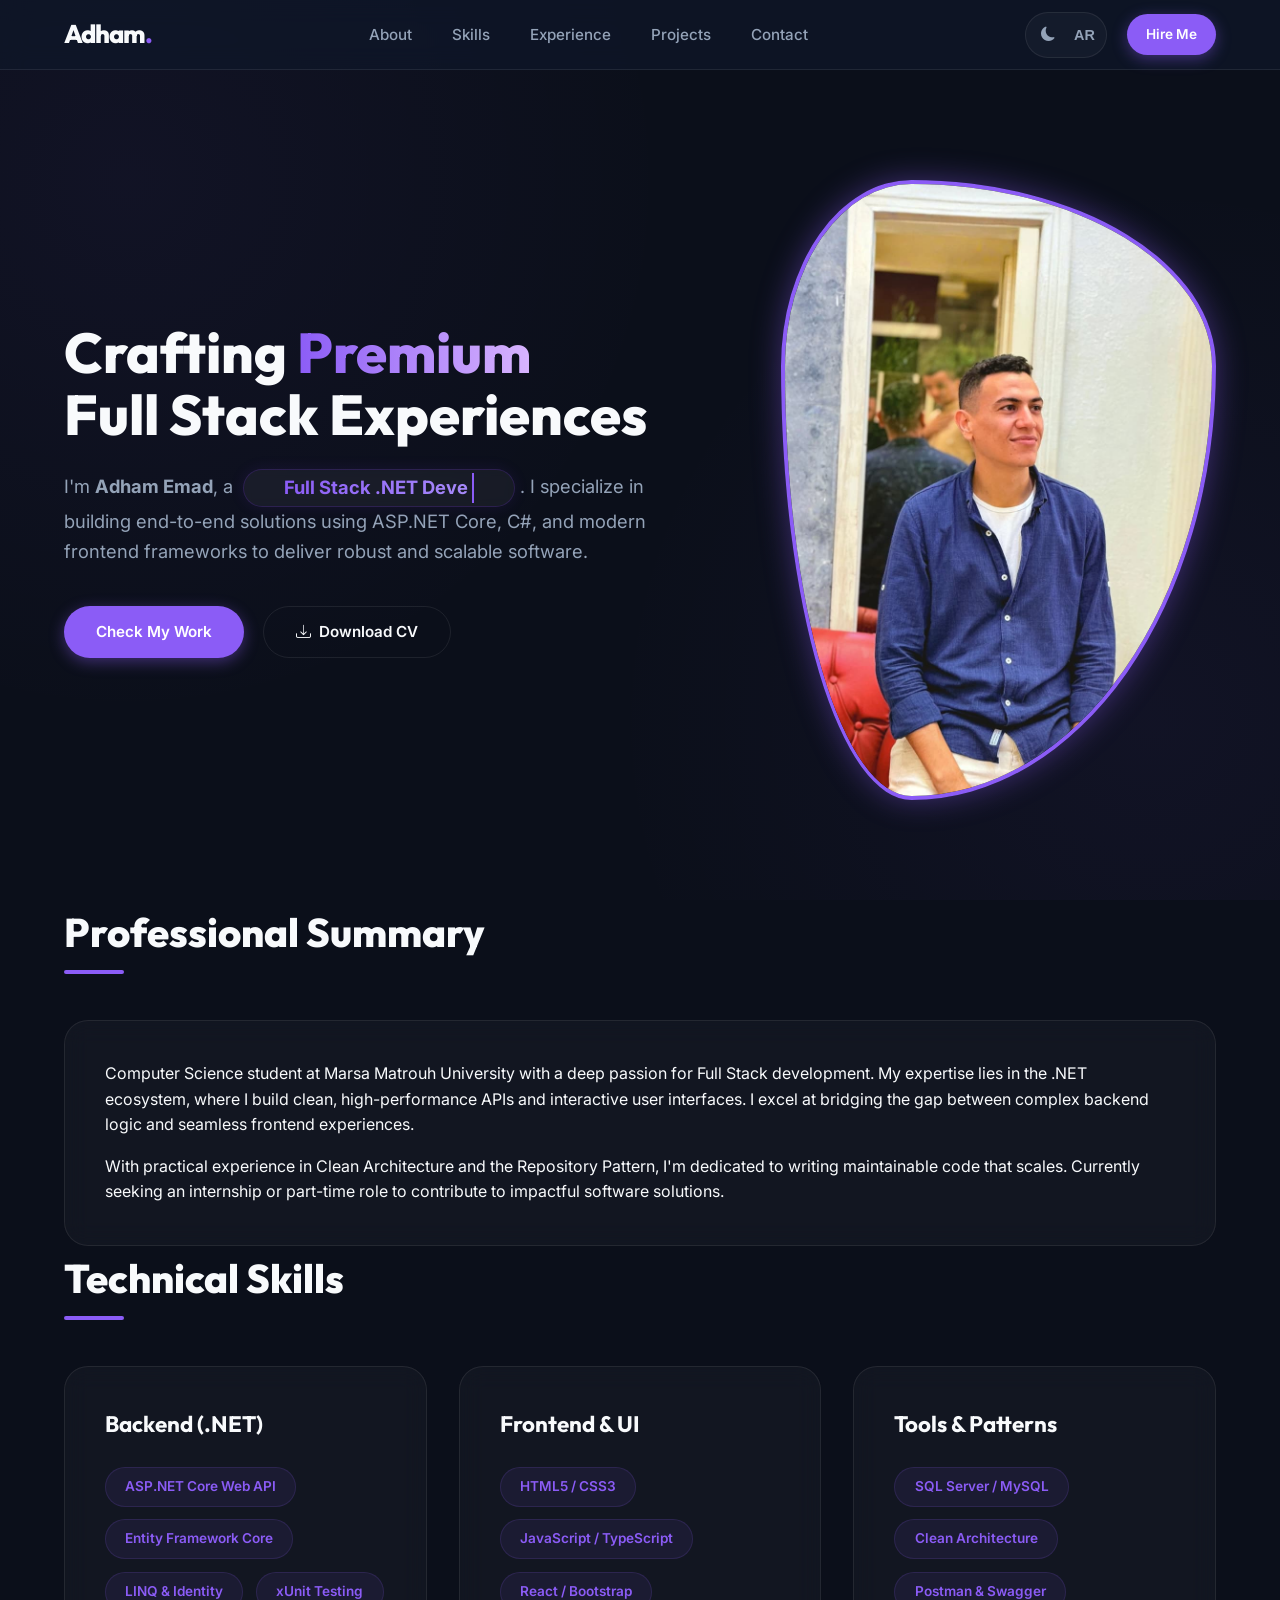
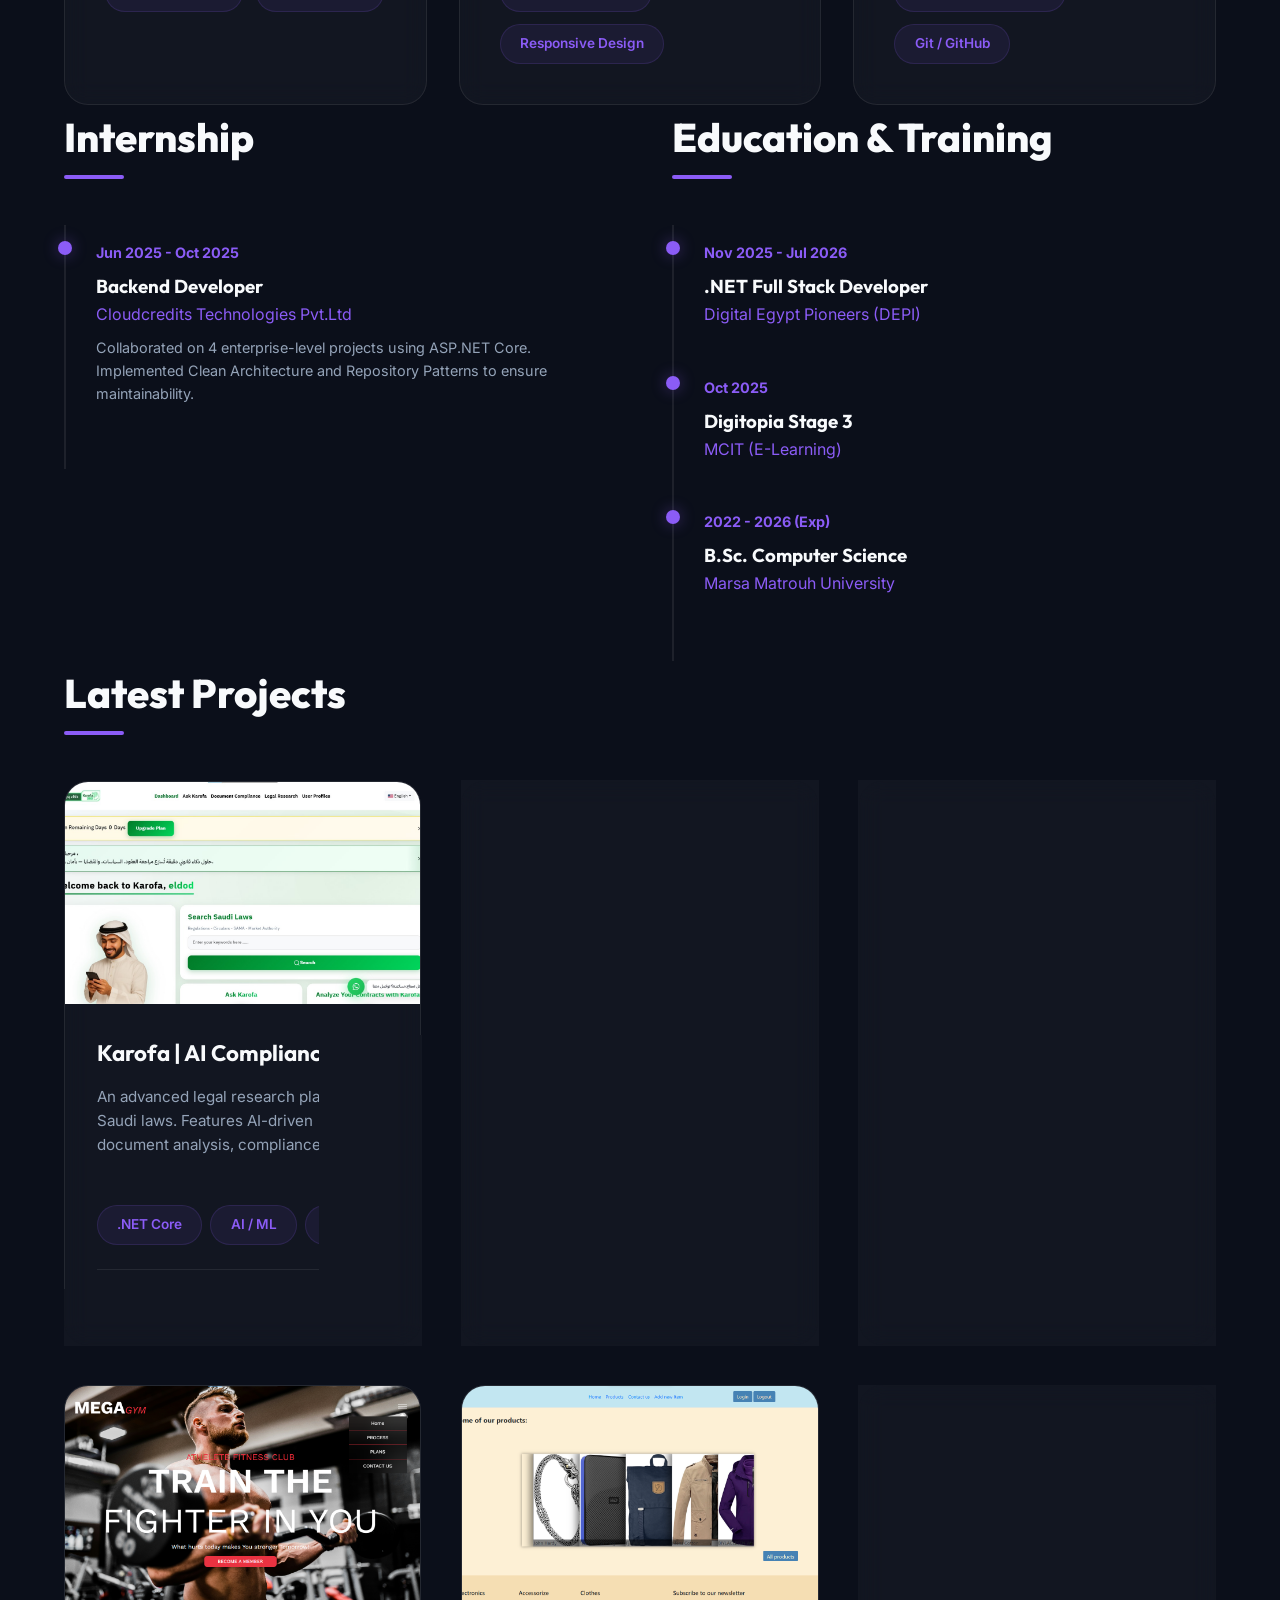
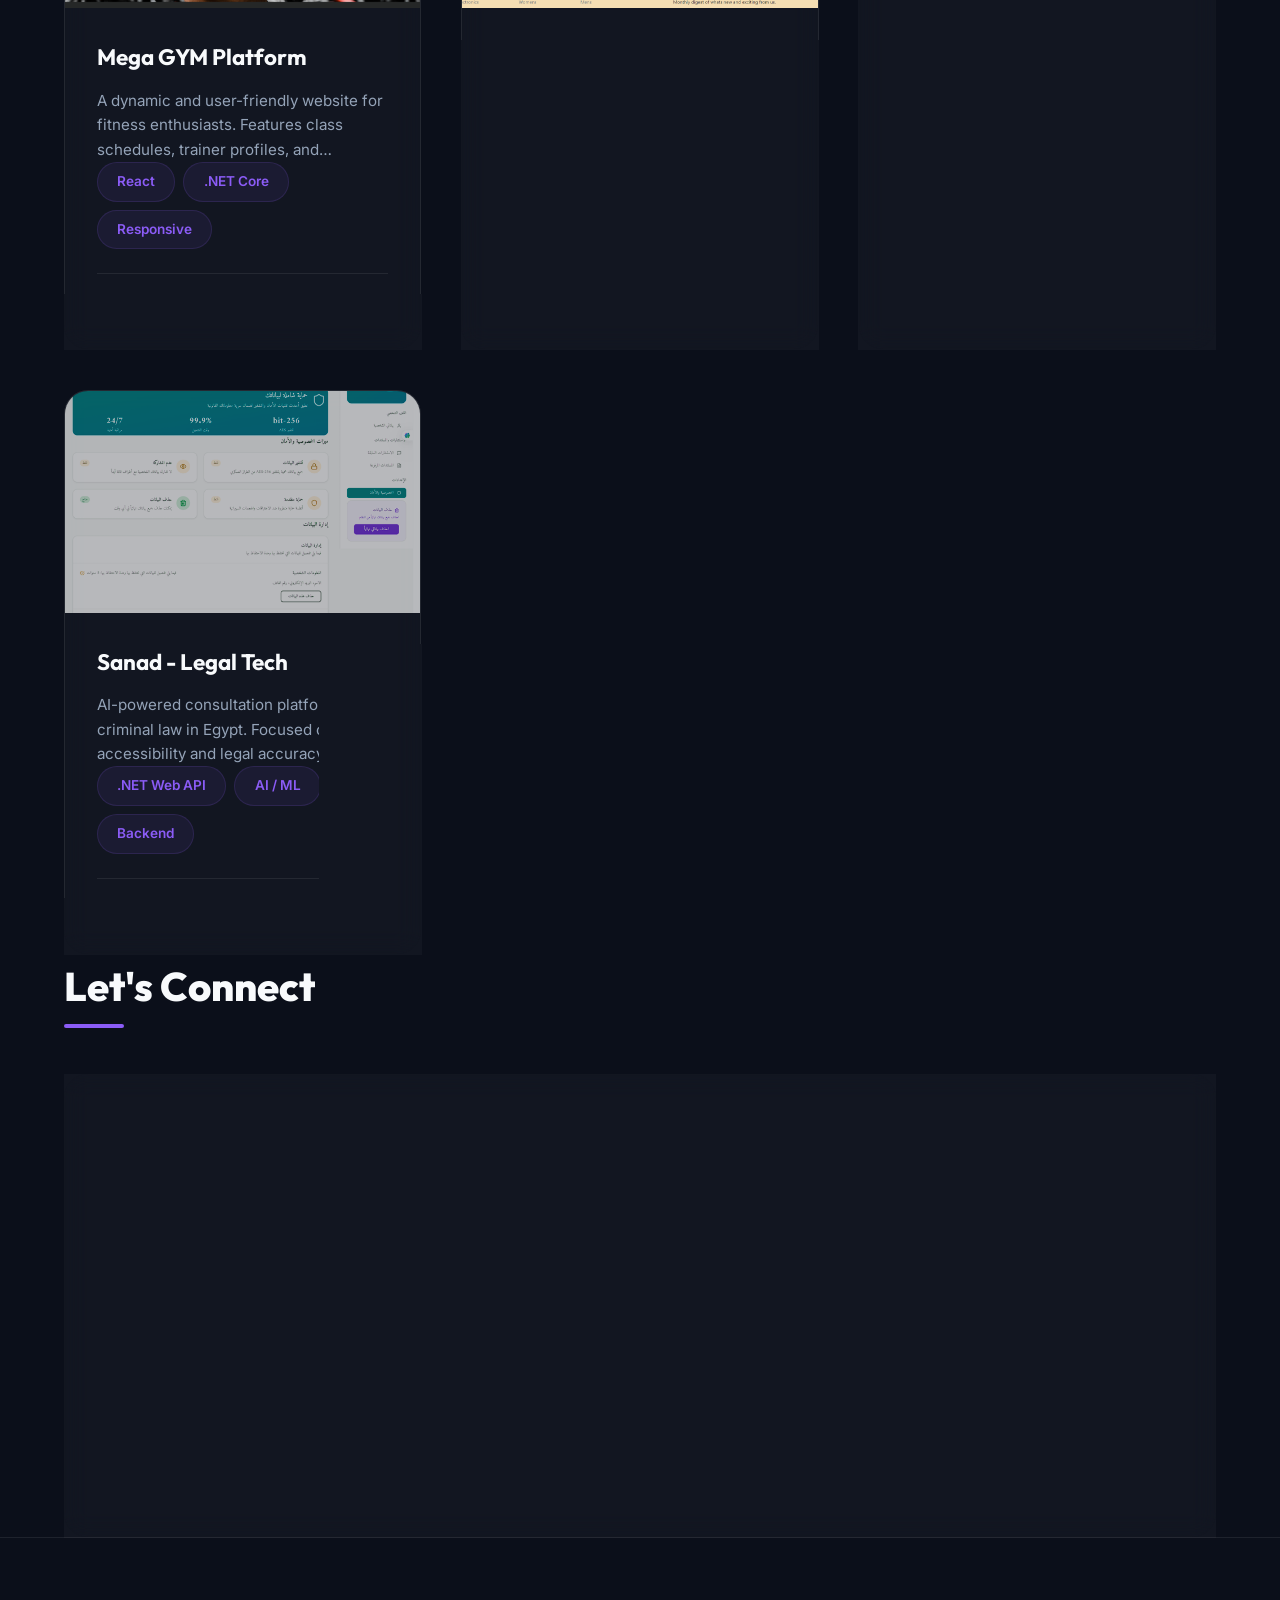
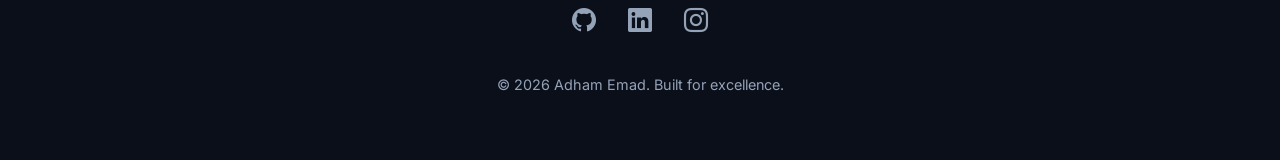
<file: index.html>
<!DOCTYPE html>
<html lang="en">
<head>
    <meta charset="UTF-8">
    <meta name="viewport" content="width=device-width, initial-scale=1.0">
    <title>Adham Emad | Full Stack .NET Developer</title>
    <meta name="description" content="Portfolio of Adham Emad, a Full Stack .NET Developer specializing in ASP.NET Core, C#, and Modern Web Technologies.">
    <link rel="icon" href="images/icon.png">
    <!-- Google Fonts -->
    <link rel="preconnect" href="https://fonts.googleapis.com">
    <link rel="preconnect" href="https://fonts.gstatic.com" crossorigin>
    <link href="https://fonts.googleapis.com/css2?family=Cairo:wght@400;600;700&family=Inter:wght@300;400;500;600&family=Outfit:wght@300;400;600;700&display=swap" rel="stylesheet">
    <!-- Icons -->
    <link rel="stylesheet" href="https://cdn.jsdelivr.net/npm/bootstrap-icons@1.11.0/font/bootstrap-icons.css">
    <link rel="stylesheet" href="Portfolio.css">
</head>
<body>

    <!-- Navigation -->
    <nav>
        <div class="container">
            <a href="#" class="logo">Adham<span>.</span></a>
            <ul class="nav-links">
                <li><a href="#about">About</a></li>
                <li><a href="#skills">Skills</a></li>
                <li><a href="#experience">Experience</a></li>
                <li><a href="#projects">Projects</a></li>
                <li><a href="#contact">Contact</a></li>
                <li class="mobile-only"><a href="#contact" class="nav-hire-mobile">Hire Me</a></li>
                <li class="mobile-only">
                    <div class="mobile-toggles">
                        <button class="theme-toggle-mobile toggle-btn"><i class="bi bi-sun-fill"></i></button>
                        <button class="lang-toggle-mobile toggle-btn">AR</button>
                    </div>
                </li>
            </ul>
            <div class="nav-right">
                <div class="toggles">
                    <button id="theme-toggle" class="toggle-btn" title="Toggle Theme"><i class="bi bi-sun-fill"></i></button>
                    <button id="lang-toggle" class="toggle-btn" title="Toggle Language">AR</button>
                </div>
                <a href="#contact" class="btn btn-primary" id="hire-btn-nav" style="padding: 0.6rem 1.2rem; font-size: 0.85rem;">Hire Me</a>
                <button class="hamburger" id="mobile-menu-btn">
                    <i class="bi bi-list"></i>
                </button>
            </div>
        </div>
    </nav>

    <!-- Hero Section -->
    <header class="hero">
        <div class="container">
            <div class="hero-content">
                <div class="hero-text reveal">
                    <h1>Crafting <span>Premium</span><br>Full Stack Experiences</h1>
                    <p id="hero-p">I'm <strong>Adham Emad</strong>, a <span class="role-badge"><span id="typing-text"></span></span>. I specialize in building end-to-end solutions using ASP.NET Core, C#, and modern frontend frameworks to deliver robust and scalable software.</p>
                    <div class="hero-buttons">
                        <a href="#projects" class="btn btn-primary">Check My Work</a>
                        <a href="CV.pdf" download class="btn btn-outline"><i class="bi bi-download"></i> Download CV</a>
                    </div>
                </div>
                <div class="hero-image reveal">
                    <img src="images/5.jpeg" alt="Adham Emad">
                </div>
            </div>
        </div>
    </header>

    <!-- About Section -->
    <section id="about" class="container reveal">
        <h2 class="section-title">Professional Summary</h2>
        <div class="glass-card">
            <p>Computer Science student at Marsa Matrouh University with a deep passion for Full Stack development. My expertise lies in the .NET ecosystem, where I build clean, high-performance APIs and interactive user interfaces. I excel at bridging the gap between complex backend logic and seamless frontend experiences.</p>
            <p style="margin-top: 1rem;">With practical experience in Clean Architecture and the Repository Pattern, I'm dedicated to writing maintainable code that scales. Currently seeking an internship or part-time role to contribute to impactful software solutions.</p>
        </div>
    </section>

    <!-- Skills Section -->
    <section id="skills" class="container reveal">
        <h2 class="section-title">Technical Skills</h2>
        <div class="skills-grid">
            <div class="skill-category glass-card">
                <h3>Backend (.NET)</h3>
                <div class="skill-tags">
                    <span class="skill-tag">ASP.NET Core Web API</span>
                    <span class="skill-tag">Entity Framework Core</span>
                    <span class="skill-tag">LINQ & Identity</span>
                    <span class="skill-tag">xUnit Testing</span>
                </div>
            </div>
            <div class="skill-category glass-card">
                <h3>Frontend & UI</h3>
                <div class="skill-tags">
                    <span class="skill-tag">HTML5 / CSS3</span>
                    <span class="skill-tag">JavaScript / TypeScript</span>
                    <span class="skill-tag">React / Bootstrap</span>
                    <span class="skill-tag">Responsive Design</span>
                </div>
            </div>
            <div class="skill-category glass-card">
                <h3>Tools & Patterns</h3>
                <div class="skill-tags">
                    <span class="skill-tag">SQL Server / MySQL</span>
                    <span class="skill-tag">Clean Architecture</span>
                    <span class="skill-tag">Postman & Swagger</span>
                    <span class="skill-tag">Git / GitHub</span>
                </div>
            </div>
        </div>
    </section>

    <!-- Experience & Education -->
    <section id="experience" class="container reveal">
        <div class="experience-grid">
            <div id="internship-content">
                <h2 class="section-title" style="text-align: left;">Internship</h2>
                <div class="timeline">
                    <div class="timeline-item">
                        <div class="timeline-date" id="date-intern">Jun 2025 - Oct 2025</div>
                        <h3 id="role-intern">Backend Developer</h3>
                        <p class="company" id="comp-intern" style="color: var(--primary);">Cloudcredits Technologies Pvt.Ltd</p>
                        <p class="desc" id="desc-intern" style="font-size: 0.9rem; color: var(--text-muted); margin-top: 0.5rem;">Collaborated on 4 enterprise-level projects using ASP.NET Core. Implemented Clean Architecture and Repository Patterns to ensure maintainability.</p>
                    </div>
                </div>
            </div>
            <div id="education-content">
                <h2 class="section-title" style="text-align: left;">Education & Training</h2>
                <div class="timeline">
                    <div class="timeline-item" id="edu-rmd">
                        <div class="timeline-date" id="date-rmd">Nov 2025 - Jul 2026</div>
                        <h3 id="title-rmd">.NET Full Stack Developer</h3>
                        <p class="org" id="org-rmd" style="color: var(--primary);">Digital Egypt Pioneers (DEPI)</p>
                    </div>
                    <div class="timeline-item" id="edu-mcit">
                        <div class="timeline-date" id="date-mcit">Oct 2025</div>
                        <h3 id="title-mcit">Digitopia Stage 3</h3>
                        <p class="org" id="org-mcit" style="color: var(--primary);">MCIT (E-Learning)</p>
                    </div>
                    <div class="timeline-item" id="edu-main">
                        <div class="timeline-date" id="date-uni">2022 - 2026 (Exp)</div>
                        <h3 id="title-uni">B.Sc. Computer Science</h3>
                        <p class="uni" id="org-uni" style="color: var(--primary);">Marsa Matrouh University</p>
                    </div>
                </div>
            </div>
        </div>
    </section>

    <!-- Projects Section -->
    <section id="projects" class="container reveal">
        <h2 class="section-title">Latest Projects</h2>
        <div class="projects-grid">
            <!-- Project: Karofa -->
            <div class="project-card glass-card">
                <div class="project-img">
                    <img src="images/karofa-platform.png" alt="Karofa - Legal AI Platform" onerror="this.src='images/hey.png'; this.style.opacity='0.8'">
                </div>
                <div class="project-info">
                    <h3>Karofa | AI Compliance</h3>
                    <p>An advanced legal research platform for Saudi laws. Features AI-driven document analysis, compliance checks, and a comprehensive legal database dashboard.</p>
                    <div class="project-tags">
                        <span class="skill-tag">.NET Core</span>
                        <span class="skill-tag">AI / ML</span>
                        <span class="skill-tag">React</span>
                    </div>
                    <div class="project-links">
                        <a href="https://github.com/adham3mad/Fermy" target="_blank" class="project-link"><i class="bi bi-github"></i> Source</a>
                    </div>
                </div>
            </div>
            <!-- Project: Qatar Contracting -->
            <div class="project-card glass-card">
                <div class="project-img">
                    <img src="images/qatar.png" alt="Qatar Contracting Portal" onerror="this.src='images/hey.png'; this.style.opacity='0.8'">
                </div>
                <div class="project-info">
                    <h3>Qatar Contracting Portal</h3>
                    <p>A high-end service portal for a leading contracting firm. Features project showcases, service modules, and a professional appointment system.</p>
                    <div class="project-tags">
                        <span class="skill-tag">Full Stack</span>
                        <span class="skill-tag">.NET Core</span>
                        <span class="skill-tag">Modern UI</span>
                    </div>
                    <div class="project-links">
                        <a href="https://github.com/adham3mad/Qatar-Contracting-Portal.git" target="_blank" class="project-link"><i class="bi bi-github"></i> Source</a>
                    </div>
                </div>
            </div>
            <!-- Project: Cloudcredits Landing -->
            <div class="project-card glass-card">
                <div class="project-img">
                    <img src="images/Landing page -cloude cridets.png" alt="Cloudcredits Internship Landing Page" onerror="this.src='images/hey.png'; this.style.opacity='0.8'">
                </div>
                <div class="project-info">
                    <h3>Cloudcredits Landing</h3>
                    <p>A comprehensive landing page for a Frontend Web Development Internship. Features campaign details, application forms, and program overview.</p>
                    <div class="project-tags">
                        <span class="skill-tag">Web Design</span>
                        <span class="skill-tag">React</span>
                        <span class="skill-tag">UX/UI</span>
                    </div>
                    <div class="project-links">
                        <a href="https://github.com/adham3mad/Landing-page" target="_blank" class="project-link"><i class="bi bi-github"></i> Source</a>
                    </div>
                </div>
            </div>
            <!-- Project: Mega GYM -->
            <div class="project-card glass-card">
                <div class="project-img">
                    <img src="images/gym.png" alt="Mega GYM Portfolio">
                </div>
                <div class="project-info">
                    <h3>Mega GYM Platform</h3>
                    <p>A dynamic and user-friendly website for fitness enthusiasts. Features class schedules, trainer profiles, and membership plans. Fully responsive.</p>
                    <div class="project-tags">
                        <span class="skill-tag">React</span>
                        <span class="skill-tag">.NET Core</span>
                        <span class="skill-tag">Responsive</span>
                    </div>
                    <div class="project-links">
                        <a href="https://github.com/adham3mad/GYM2" target="_blank" class="project-link"><i class="bi bi-github"></i> Source</a>
                    </div>
                </div>
            </div>
            <!-- Project: E-commerce -->
            <div class="project-card glass-card">
                <div class="project-img">
                    <img src="images/E-commercr.png" alt="E-commerce Website">
                </div>
                <div class="project-info">
                    <h3>E-commerce Ecosystem</h3>
                    <p>A fully functional, user-friendly e-commerce platform. Allows customers to browse, select, and purchase products securely online.</p>
                    <div class="project-tags">
                        <span class="skill-tag">Angular</span>
                        <span class="skill-tag">.NET Core</span>
                        <span class="skill-tag">Full Stack</span>
                    </div>
                    <div class="project-links">
                        <a href="https://github.com/adham3mad/ITI-FrontEnd-Angular-Project" target="_blank" class="project-link"><i class="bi bi-github"></i> Source</a>
                    </div>
                </div>
            </div>
            <!-- Project: Library Automation -->
            <div class="project-card glass-card">
                <div class="project-img">
                    <img src="images/LMS.png" alt="Library Management System" style="filter: hue-rotate(90deg); opacity: 0.7;">
                </div>
                <div class="project-info">
                    <h3>Library Automation</h3>
                    <p>Automated system for managing core library functions. Built with ASP.NET MVC, focusing on seamless database operations.</p>
                    <div class="project-tags">
                        <span class="skill-tag">.NET MVC</span>
                        <span class="skill-tag">SQL Server</span>
                        <span class="skill-tag">Full Stack</span>
                    </div>
                    <div class="project-links">
                        <a href="https://github.com/adham3mad/LMS-MVC" target="_blank" class="project-link"><i class="bi bi-github"></i> Source</a>
                    </div>
                </div>
            </div>
            <!-- Project: Sanad -->
            <div class="project-card glass-card">
                <div class="project-img">
                    <img src="images/Sanad2.png" alt="Sanad Platform" style="filter: hue-rotate(-90deg); opacity: 0.7;">
                </div>
                <div class="project-info">
                    <h3>Sanad - Legal Tech</h3>
                    <p>AI-powered consultation platform for criminal law in Egypt. Focused on accessibility and legal accuracy.</p>
                    <div class="project-tags">
                        <span class="skill-tag">.NET Web API</span>
                        <span class="skill-tag">AI / ML</span>
                        <span class="skill-tag">Backend</span>
                    </div>
                    <div class="project-links">
                        <a href="https://github.com/adham3mad/Sanad-backend" target="_blank" class="project-link"><i class="bi bi-github"></i> Source</a>
                    </div>
                </div>
            </div>
        </div>
    </section>

    <!-- Contact Section -->
    <section id="contact" class="container reveal">
        <h2 class="section-title">Let's Connect</h2>
        <div class="contact-container glass-card">
            <div class="contact-info">
                <h3>Turning vision into <span>digital reality</span>.</h3>
                <p>Ready to discuss your next project or internship opportunity. My inbox is always open.</p>
                <div class="contact-details">
                    <div class="contact-item">
                        <i class="bi bi-envelope-fill"></i>
                        <span>abdelmawlaadhm58@gmail.com</span>
                    </div>
                    <div class="contact-item">
                        <i class="bi bi-geo-alt-fill"></i>
                        <span>Zagazig, Egypt</span>
                    </div>
                    <div class="contact-item">
                        <i class="bi bi-telephone-fill"></i>
                        <span>+20 1022705121</span>
                    </div>
                </div>
            </div>
            <form id="contact-form">
                <div class="form-group">
                    <input type="text" name="name" placeholder="Your Name" required>
                </div>
                <div class="form-group">
                    <input type="email" name="email" placeholder="Your Email" required>
                </div>
                <div class="form-group">
                    <textarea name="message" rows="5" placeholder="Your Message" required></textarea>
                </div>
                <button type="submit" class="btn btn-primary" style="width: 100%;">Send Message</button>
            </form>
        </div>
    </section>

    <!-- Footer -->
    <footer style="padding: 4rem 0; text-align: center; border-top: 1px solid var(--glass-border);">
        <div class="container">
            <div class="social-links" style="display: flex; justify-content: center; gap: 2rem; margin-bottom: 2rem;">
                <a href="https://github.com/adham3mad" target="_blank" style="color: var(--text-muted); font-size: 1.5rem;"><i class="bi bi-github"></i></a>
                <a href="https://linkedin.com/in/adham3mad" target="_blank" style="color: var(--text-muted); font-size: 1.5rem;"><i class="bi bi-linkedin"></i></a>
                <a href="https://www.instagram.com/adhem3mad" target="_blank" style="color: var(--text-muted); font-size: 1.5rem;"><i class="bi bi-instagram"></i></a>
            </div>
            <p style="color: var(--text-muted); font-size: 0.9rem;">&copy; 2026 Adham Emad. Built for excellence.</p>
        </div>
    </footer>

    <script src="Portfolio.js"></script>
</body>
</html>
</file>
<file: Portfolio.css>
@import url('https://fonts.googleapis.com/css2?family=Outfit:wght@300;400;600;700&family=Inter:wght@300;400;500;600&family=Cairo:wght@400;600;700&display=swap');

:root {
    --primary: #8b5cf6;
    --primary-light: #a78bfa;
    --primary-glow: rgba(139, 92, 246, 0.4);
    --bg-dark: #0b0f1a;
    --bg-card: rgba(255, 255, 255, 0.03);
    --glass-bg: rgba(15, 23, 42, 0.7);
    --glass-border: rgba(255, 255, 255, 0.08);
    --text-main: #f8fafc;
    --text-muted: #94a3b8;
    --white: #ffffff;
    --transition: all 0.4s cubic-bezier(0.4, 0, 0.2, 1);
    --nav-height: 70px;
}

[data-theme="light"] {
    --bg-dark: #f8fafc;
    --bg-card: #ffffff;
    --glass-bg: rgba(255, 255, 255, 0.8);
    --glass-border: rgba(139, 92, 246, 0.1);
    --text-main: #1e293b;
    --text-muted: #64748b;
    --primary-glow: rgba(139, 92, 246, 0.2);
}

/* Base Styles */
* {
    margin: 0;
    padding: 0;
    box-sizing: border-box;
}

html {
    scroll-behavior: smooth;
}

body {
    font-family: 'Inter', 'Outfit', 'Cairo', sans-serif;
    background-color: var(--bg-dark);
    color: var(--text-main);
    line-height: 1.6;
    overflow-x: hidden;
    width: 100%;
    position: relative;
    transition: background-color 0.4s ease, color 0.4s ease;
}

.container {
    max-width: 1200px;
    margin: 0 auto;
    padding: 0 1.5rem;
    width: 100%;
}

section {
    padding: 100px 0;
}

/* RTL Support */
[dir="rtl"] {
    text-align: right;
}
[dir="rtl"] .nav-links { margin-right: auto; margin-left: 2rem; }
[dir="rtl"] .hero-text { text-align: right; }
[dir="rtl"] .section-title::after { left: auto; right: 0; }
[dir="rtl"] .timeline::before { left: auto; right: 0; }
[dir="rtl"] .timeline-item { padding-left: 0; padding-right: 2rem; }
[dir="rtl"] .timeline-item::before { left: auto; right: -5px; }

/* Header & Navigation */
nav {
    position: fixed;
    top: 0;
    left: 0;
    width: 100%;
    z-index: 1000;
    background: var(--glass-bg);
    backdrop-filter: blur(12px);
    -webkit-backdrop-filter: blur(12px);
    border-bottom: 1px solid var(--glass-border);
    height: var(--nav-height);
    transition: var(--transition);
}

nav .container {
    display: flex;
    justify-content: space-between;
    align-items: center;
    height: 100%;
}

.logo {
    font-size: 1.6rem;
    font-weight: 800;
    color: var(--text-main);
    text-decoration: none;
    letter-spacing: -1px;
    font-family: 'Outfit', sans-serif;
}

.logo span { color: var(--primary); }

.nav-links {
    display: flex;
    gap: 2.5rem;
    list-style: none;
}

.nav-links a {
    text-decoration: none;
    color: var(--text-muted);
    font-weight: 500;
    font-size: 0.95rem;
    transition: var(--transition);
}

.nav-links a:hover { color: var(--primary); }

.hamburger {
    display: none;
    background: transparent;
    border: none;
    color: var(--text-main);
    font-size: 1.8rem;
    cursor: pointer;
    z-index: 1001;
    transition: var(--transition);
}

.hamburger:hover { color: var(--primary); }

.nav-right {
    display: flex;
    align-items: center;
    gap: 1.2rem;
}

.toggles {
    display: flex;
    background: var(--bg-card);
    padding: 4px;
    border-radius: 50px;
    border: 1px solid var(--glass-border);
}

.mobile-only {
    display: none;
}

.mobile-toggles {
    display: flex;
    gap: 1rem;
    margin-top: 1rem;
}

.toggle-btn {
    background: transparent;
    border: none;
    color: var(--text-muted);
    width: 36px;
    height: 36px;
    border-radius: 50%;
    display: flex;
    align-items: center;
    justify-content: center;
    cursor: pointer;
    transition: var(--transition);
    font-size: 0.9rem;
    font-weight: 700;
}

.toggle-btn:hover {
    color: var(--primary);
    background: rgba(139, 92, 246, 0.1);
}

/* Typography & Titles */
h1, h2, h3, h4 {
    font-family: 'Outfit', sans-serif;
    color: var(--text-main);
}

.section-title {
    font-size: 2.5rem;
    font-weight: 800;
    margin-bottom: 3.5rem;
    position: relative;
    display: inline-block;
}

.section-title::after {
    content: '';
    position: absolute;
    bottom: -10px;
    left: 0;
    width: 60px;
    height: 4px;
    background: var(--primary);
    border-radius: 2px;
}

/* Glass Card */
.glass-card {
    background: var(--bg-card);
    backdrop-filter: blur(12px);
    -webkit-backdrop-filter: blur(12px);
    border: 1px solid var(--glass-border);
    border-radius: 24px;
    padding: 2.5rem;
    transition: var(--transition);
}

.glass-card:hover {
    transform: translateY(-5px);
    border-color: var(--primary);
    box-shadow: 0 15px 35px -10px var(--primary-glow);
}

/* Buttons */
.btn {
    display: inline-flex;
    align-items: center;
    gap: 0.5rem;
    padding: 0.8rem 2rem;
    border-radius: 50px;
    text-decoration: none;
    font-weight: 600;
    transition: var(--transition);
    cursor: pointer;
    font-size: 0.95rem;
    border: none;
}

.btn-primary {
    background: var(--primary);
    color: var(--white);
    box-shadow: 0 4px 15px var(--primary-glow);
}

.btn-primary:hover {
    background: var(--primary-light);
    transform: translateY(-2px);
    box-shadow: 0 8px 25px var(--primary-glow);
}

.btn-outline {
    background: transparent;
    border: 1px solid var(--glass-border);
    color: var(--text-main);
}

.btn-outline:hover {
    background: var(--glass-border);
    border-color: var(--primary);
    color: var(--primary);
}

/* Hero Section */
.hero {
    min-height: 100vh;
    display: flex;
    align-items: center;
    padding-top: 80px;
    background: radial-gradient(circle at 10% 20%, rgba(139, 92, 246, 0.05) 0%, transparent 40%),
                radial-gradient(circle at 90% 80%, rgba(139, 92, 246, 0.05) 0%, transparent 40%);
}

.hero-content {
    display: grid;
    grid-template-columns: 1.2fr 0.8fr;
    gap: 4rem;
    align-items: center;
}

.hero-text h1 {
    font-size: 3.5rem;
    line-height: 1.1;
    margin-bottom: 1.5rem;
    font-weight: 800;
}

.hero-text h1 span {
    background: linear-gradient(to right, var(--primary), #d8b4fe);
    -webkit-background-clip: text;
    background-clip: text;
    -webkit-text-fill-color: transparent;
}

.hero-text p {
    font-size: 1.15rem;
    color: var(--text-muted);
    max-width: 600px;
    margin-bottom: 2.5rem;
}

.hero-buttons {
    display: flex;
    gap: 1.2rem;
}

.hero-image {
    position: relative;
    display: flex;
    justify-content: center;
}

.hero-image img {
    width: 100%;
    max-width: 450px;
    border-radius: 30% 70% 70% 30% / 30% 30% 70% 70%;
    border: 4px solid var(--primary);
    box-shadow: 0 0 30px var(--primary-glow);
    animation: blob 8s linear infinite;
    transition: var(--transition);
}

@keyframes blob {
    0%, 100% { border-radius: 30% 70% 70% 30% / 30% 30% 70% 70%; }
    33% { border-radius: 68% 32% 45% 55% / 46% 76% 24% 54%; }
    66% { border-radius: 40% 60% 33% 67% / 55% 27% 73% 45%; }
}

/* Skills */
.skills-grid {
    display: grid;
    grid-template-columns: repeat(auto-fit, minmax(300px, 1fr));
    gap: 2rem;
}

.skill-category h3 {
    margin-bottom: 1.5rem;
    font-size: 1.4rem;
    display: flex;
    align-items: center;
    gap: 0.8rem;
}

.skill-tags {
    display: flex;
    flex-wrap: wrap;
    gap: 0.8rem;
}

.skill-tag {
    background: rgba(139, 92, 246, 0.08);
    color: var(--primary);
    padding: 0.5rem 1.2rem;
    border-radius: 50px;
    font-size: 0.85rem;
    font-weight: 600;
    border: 1px solid rgba(139, 92, 246, 0.15);
    transition: var(--transition);
}

.skill-tag:hover {
    background: var(--primary);
    color: var(--white);
    transform: scale(1.05);
}

/* Projects */
.projects-grid {
    display: grid;
    grid-template-columns: repeat(auto-fit, minmax(340px, 1fr));
    gap: 2.5rem;
}

.project-card {
    padding: 0;
    overflow: hidden;
    display: flex;
    flex-direction: column;
}

.project-img {
    width: 100%;
    aspect-ratio: 16 / 10;
    overflow: hidden;
    position: relative;
}

.project-img img {
    width: 100%;
    height: 100%;
    object-fit: cover;
    transition: transform 0.6s cubic-bezier(0.4, 0, 0.2, 1);
}

.project-card:hover .project-img img {
    transform: scale(1.1);
}

.project-info {
    padding: 2rem;
    display: flex;
    flex-direction: column;
    flex-grow: 1;
}

.project-info h3 {
    font-size: 1.4rem;
    margin-bottom: 0.8rem;
}

.role-badge {
    display: inline-block;
    padding: 0.2rem 0.8rem;
    background: rgba(var(--primary-rgb, 124, 58, 237), 0.1);
    border: 1px solid rgba(var(--primary-rgb, 124, 58, 237), 0.2);
    border-radius: 50px;
    backdrop-filter: blur(4px);
    -webkit-backdrop-filter: blur(4px);
    margin: 0 0.3rem;
    vertical-align: middle;
    transition: all 0.3s ease;
    box-shadow: 0 0 15px rgba(var(--primary-rgb, 124, 58, 237), 0.1);
    min-width: 17rem;
    display: inline-flex;
    justify-content: center;
}

.role-badge:hover {
    background: rgba(var(--primary-rgb, 124, 58, 237), 0.15);
    transform: translateY(-1px);
    box-shadow: 0 0 20px rgba(var(--primary-rgb, 124, 58, 237), 0.2);
}

#typing-text {
    background: linear-gradient(90deg, var(--primary), #a78bfa);
    -webkit-background-clip: text;
    background-clip: text;
    -webkit-text-fill-color: transparent;
    font-weight: 700;
    border-right: 2px solid var(--primary);
    padding-right: 4px;
    animation: blink 0.7s infinite alternate;
}

@keyframes blink {
    from { border-color: var(--primary); }
    to { border-color: transparent; }
}

[data-theme="dark"] .role-badge {
    background: rgba(255, 255, 255, 0.05);
}

.project-card p {
    display: -webkit-box;
    -webkit-line-clamp: 3;
    line-clamp: 3;
    -webkit-box-orient: vertical;
    overflow: hidden;
    color: var(--text-muted);
    font-size: 0.95rem;
    line-height: 1.6;
}

.project-tags {
    display: flex;
    flex-wrap: wrap;
    gap: 0.5rem;
    margin-top: auto;
    margin-bottom: 1.5rem;
}

.project-links {
    display: flex;
    gap: 1.5rem;
    border-top: 1px solid var(--glass-border);
    padding-top: 1.2rem;
}

.project-link {
    color: var(--text-main);
    text-decoration: none;
    font-weight: 600;
    font-size: 0.9rem;
    display: flex;
    align-items: center;
    gap: 0.5rem;
    transition: var(--transition);
}

.project-link:hover { color: var(--primary); }

.experience-grid {
    display: grid;
    grid-template-columns: 1fr 1fr;
    gap: 4rem;
}

/* Timeline */
.timeline {
    position: relative;
    padding: 1rem 0;
}

.timeline::before {
    content: '';
    position: absolute;
    left: 0;
    top: 0;
    height: 100%;
    width: 2px;
    background: var(--glass-border);
}

.timeline-item {
    position: relative;
    padding-left: 2rem;
    margin-bottom: 3rem;
}

.timeline-item::before {
    content: '';
    position: absolute;
    left: -6px;
    top: 0;
    width: 14px;
    height: 14px;
    border-radius: 50%;
    background: var(--primary);
    box-shadow: 0 0 15px var(--primary-glow);
}

.timeline-date {
    font-size: 0.9rem;
    font-weight: 700;
    color: var(--primary);
    margin-bottom: 0.5rem;
}

/* Contact Form */
.contact-container {
    display: grid;
    grid-template-columns: 1fr 1.5fr;
    gap: 5rem;
}

.contact-info h3 {
    font-size: 2.2rem;
    line-height: 1.2;
    margin-bottom: 1.5rem;
}

.contact-info h3 span { color: var(--primary); }

.contact-item {
    display: flex;
    align-items: center;
    gap: 1.2rem;
    margin-bottom: 1.8rem;
}

.contact-item span {
    word-break: break-all;
    overflow-wrap: break-word;
}

.contact-item i {
    width: 45px;
    height: 45px;
    background: rgba(139, 92, 246, 0.1);
    color: var(--primary);
    display: flex;
    align-items: center;
    justify-content: center;
    border-radius: 12px;
    font-size: 1.2rem;
}

input, textarea {
    width: 100%;
    background: var(--bg-card);
    border: 1px solid var(--glass-border);
    padding: 1.2rem;
    border-radius: 16px;
    color: var(--text-main);
    font-family: inherit;
    transition: var(--transition);
    margin-bottom: 1.5rem;
}

input:focus, textarea:focus {
    outline: none;
    border-color: var(--primary);
    background: rgba(139, 92, 246, 0.03);
}

/* RTL Support tweaks */
[dir="rtl"] .timeline::before {
    left: auto;
    right: 0;
}

[dir="rtl"] .timeline-item {
    padding-left: 0;
    padding-right: 2rem;
}

[dir="rtl"] .timeline-item::before {
    left: auto;
    right: -6px;
}
.reveal {
    opacity: 0;
    transform: translateY(40px);
    transition: all 0.8s cubic-bezier(0.4, 0, 0.2, 1);
}

.reveal.active {
    opacity: 1;
    transform: translateY(0);
}

/* Mobile Responsiveness */
@media (max-width: 1024px) {
    .nav-links {
        position: fixed;
        top: 0;
        right: -100%;
        width: 280px;
        height: 100vh;
        background: var(--glass-bg);
        backdrop-filter: blur(20px);
        -webkit-backdrop-filter: blur(20px);
        display: flex;
        flex-direction: column;
        justify-content: center;
        align-items: center;
        gap: 2rem;
        transition: 0.5s cubic-bezier(0.4, 0, 0.2, 1);
        border-left: 1px solid var(--glass-border);
        z-index: 999;
    }

    [dir="rtl"] .nav-links {
        right: auto;
        left: -100%;
        border-left: none;
        border-right: 1px solid var(--glass-border);
    }

    .nav-links.active {
        right: 0;
    }

    [dir="rtl"] .nav-links.active {
        left: 0;
    }

    .nav-links .mobile-only {
        display: block;
    }

    .toggles {
        display: none;
    }

    .hamburger { display: block; }
    
    .hero-content { grid-template-columns: 1fr; text-align: center; gap: 3rem; }
    .hero-text h1 { font-size: 3rem; }
    .hero-buttons { justify-content: center; }
    .hero-image { order: -1; margin-bottom: 2rem; }
    .hero-image img { max-width: 280px; }
}

@media (max-width: 768px) {
    .section-title { font-size: 2rem; margin-bottom: 2.5rem; }
    .skills-grid { grid-template-columns: repeat(auto-fit, minmax(250px, 1fr)); }
    .experience-grid { grid-template-columns: 1fr; gap: 3rem; }
    .contact-container { grid-template-columns: 1fr; gap: 3rem; }
    .contact-info { text-align: center; }
    .contact-item { justify-content: center; }
    .glass-card { padding: 1.5rem; }
    
    #hire-btn-nav { display: none; }
}

@media (max-width: 480px) {
    .logo { font-size: 1.3rem; }
    .nav-right { gap: 0.5rem; }
    .toggles { padding: 2px; }
    .toggle-btn { width: 30px; height: 30px; font-size: 0.8rem; }
    .hamburger { font-size: 1.5rem; }

    .hero-text h1 { font-size: 2rem; line-height: 1.2; }
    .hero-p { font-size: 0.95rem; }
    .hero-buttons { flex-direction: column !important; width: 100%; gap: 1rem; }
    .btn { width: 100% !important; justify-content: center; }
    .role-badge { min-width: auto; font-size: 0.85rem; padding: 0.2rem 1rem; width: fit-content; margin: 0.5rem auto; }
    .section-title { font-size: 1.8rem; }
    .projects-grid { grid-template-columns: 1fr; }
}
</file>
